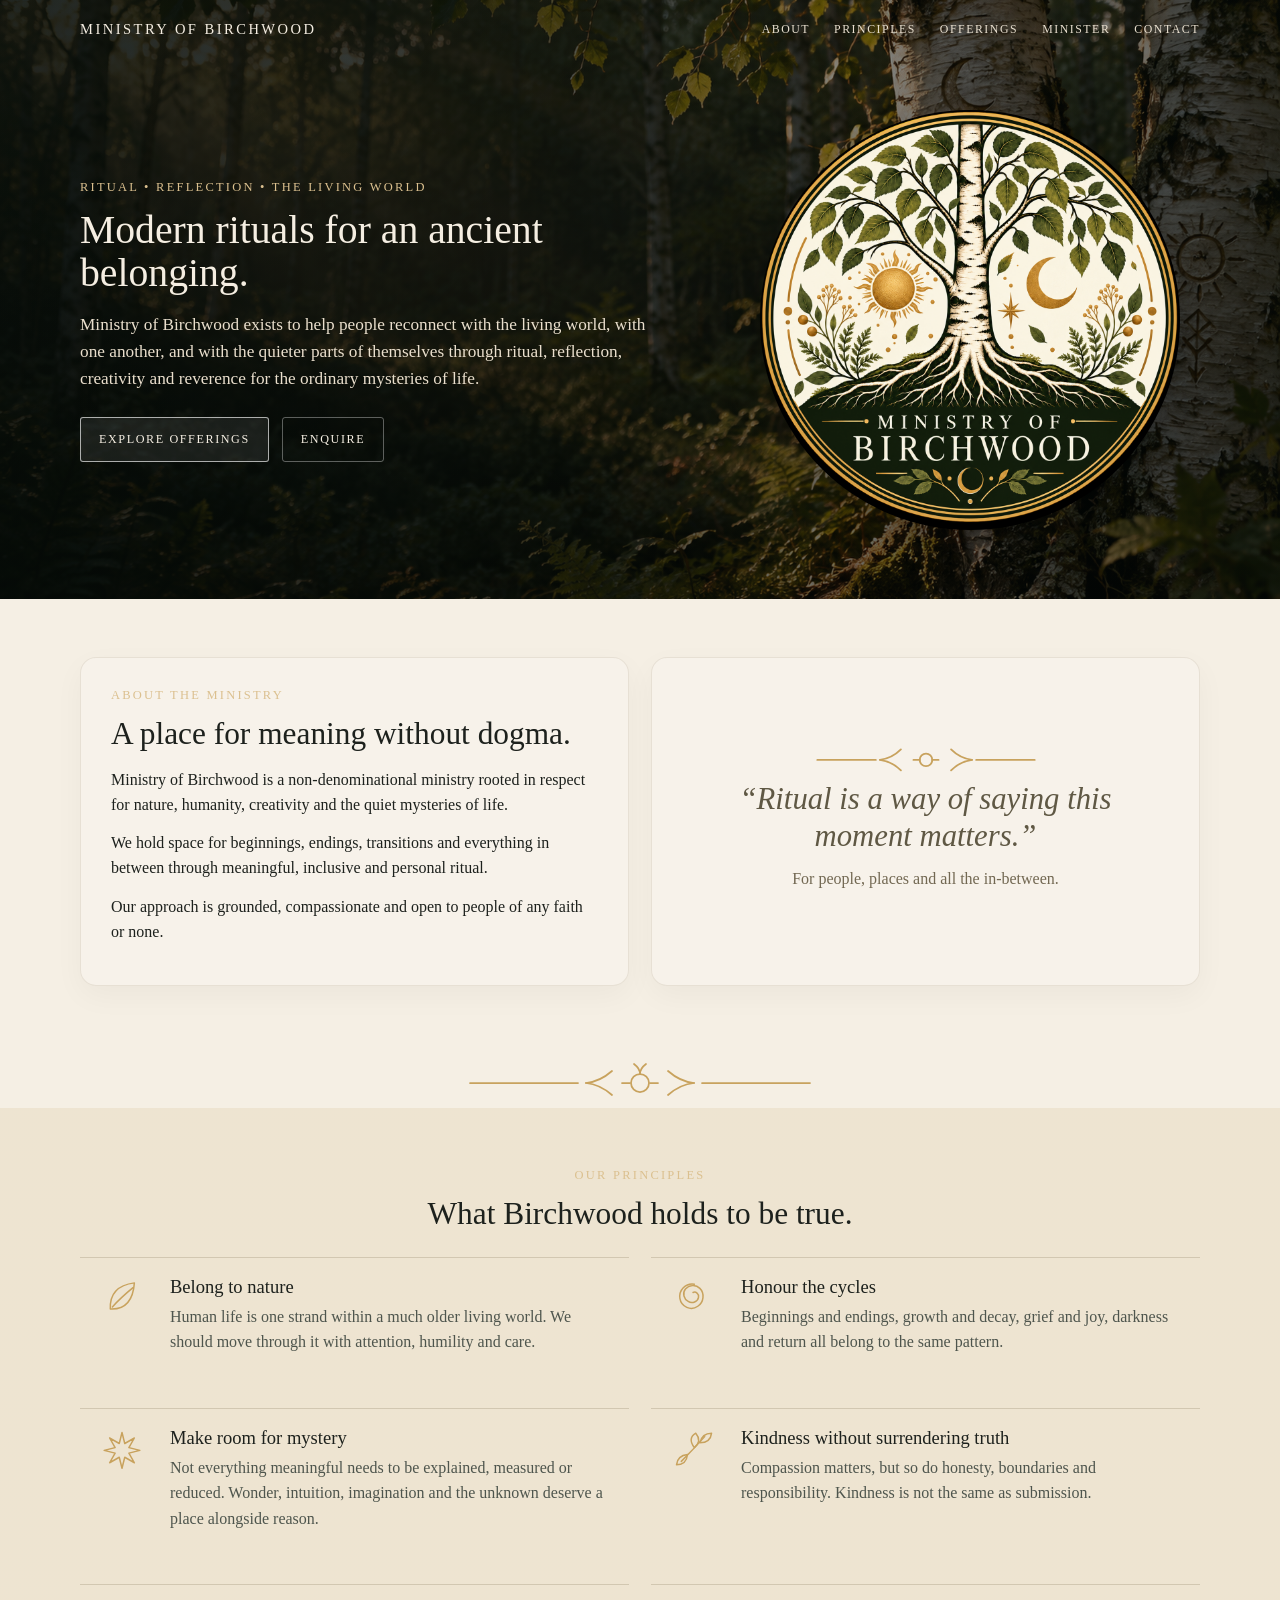
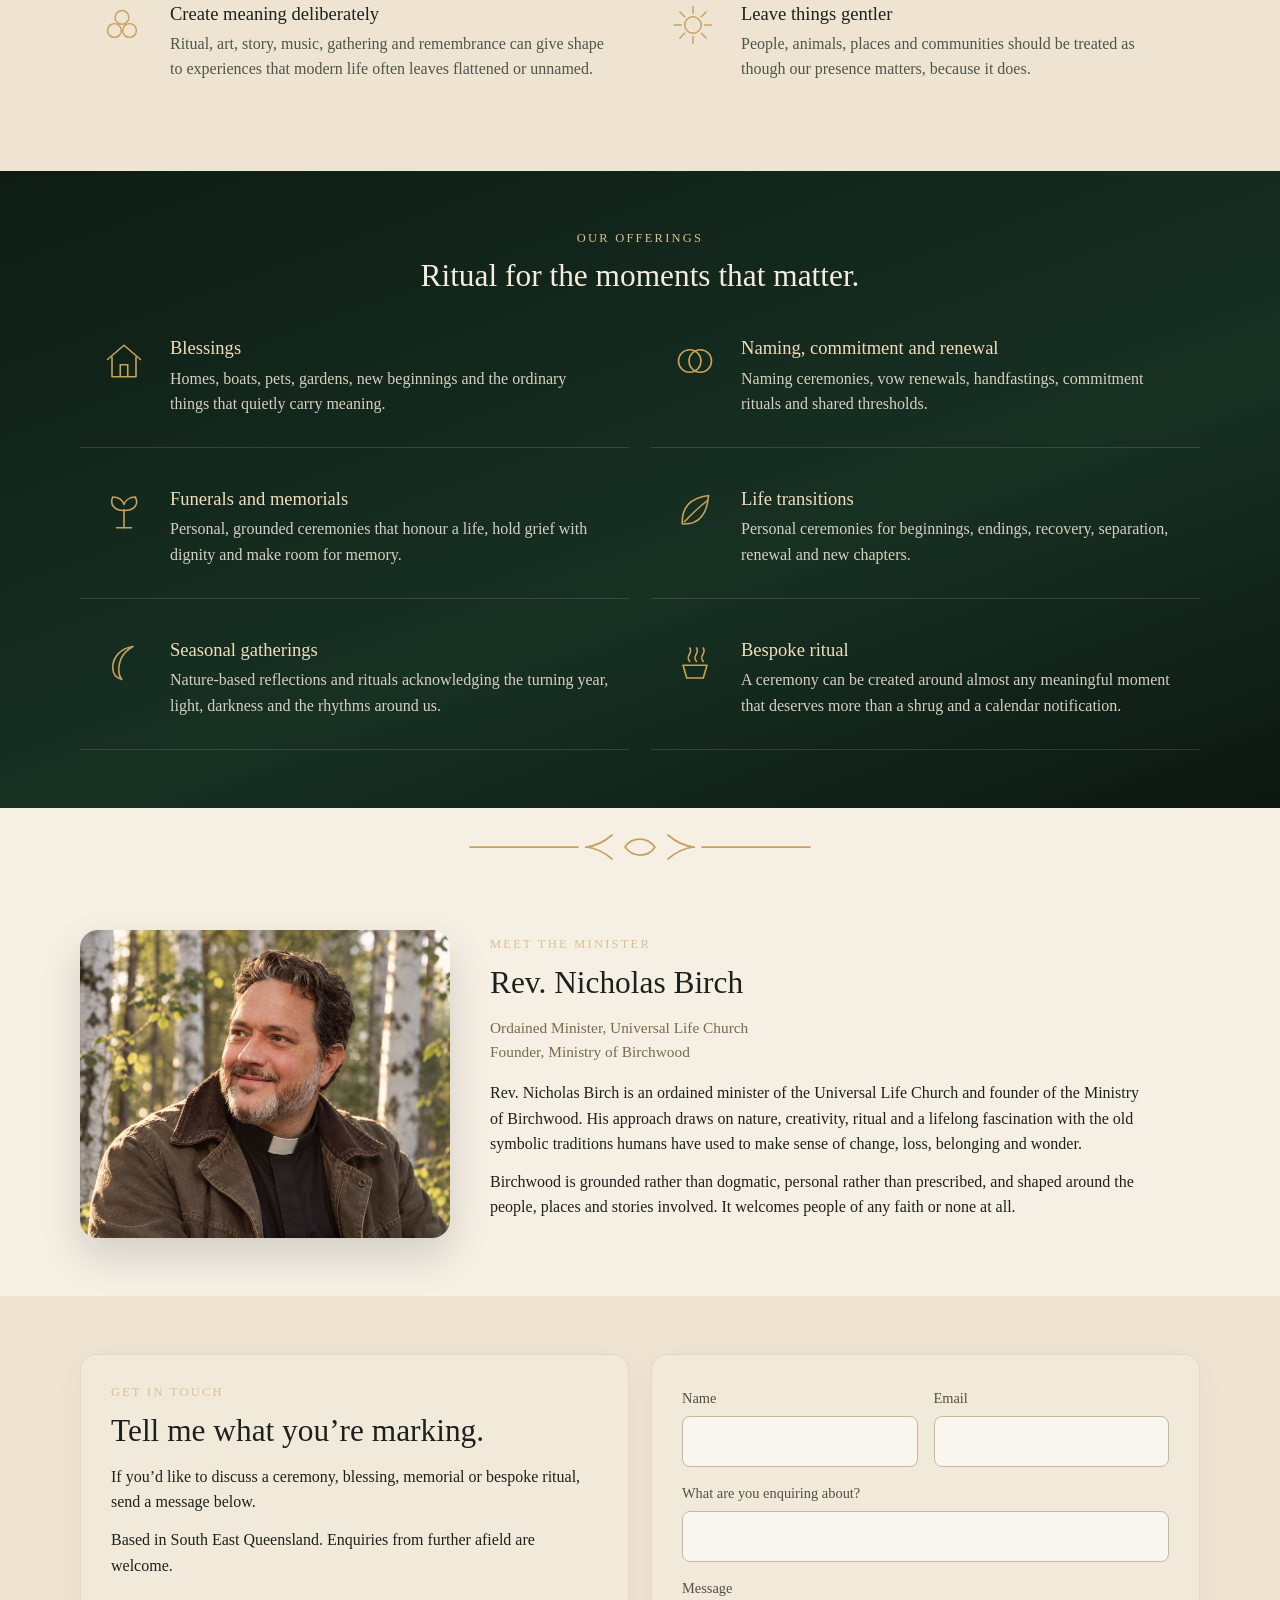
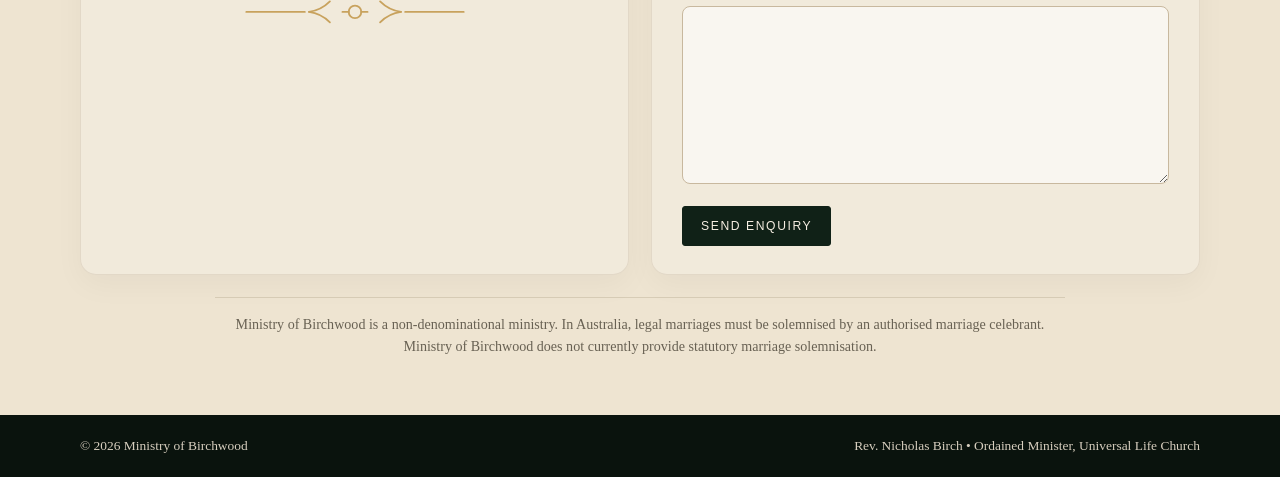
<file: index.html>
<!doctype html>
<html lang="en-AU">
<head>
  <meta charset="utf-8">
  <meta name="viewport" content="width=device-width, initial-scale=1">
  <meta name="description" content="Ministry of Birchwood is a non-denominational ministry in South East Queensland offering modern rituals for an ancient belonging.">
  <meta name="theme-color" content="#102117">
  <meta name="robots" content="noimageindex">
  <title>Ministry of Birchwood</title>
  <link rel="stylesheet" href="styles.css?v=5">
</head>
<body>
  <header class="hero" id="home">
    <nav class="site-nav wrap" aria-label="Primary navigation">
      <a href="#home" class="brand-name">Ministry of Birchwood</a>
      <div class="nav-links">
        <a href="#about">About</a>
        <a href="#principles">Principles</a>
        <a href="#offerings">Offerings</a>
        <a href="#minister">Minister</a>
        <a href="#contact">Contact</a>
      </div>
    </nav>

    <div class="hero-inner wrap">
      <div class="hero-copy">
        <p class="eyebrow">Ritual • reflection • the living world</p>
        <h1>Modern rituals for an ancient belonging.</h1>
        <p class="hero-line">Ministry of Birchwood exists to help people reconnect with the living world, with one another, and with the quieter parts of themselves through ritual, reflection, creativity and reverence for the ordinary mysteries of life.</p>
        <div class="button-row">
          <a href="#offerings" class="button light-button">Explore offerings</a>
          <a href="#contact" class="button outline-button">Enquire</a>
        </div>
      </div>

      <div class="hero-seal-wrap">
        <img src="assets/birchwood-seal.png" alt="Ministry of Birchwood seal" class="hero-seal">
      </div>
    </div>
  </header>

  <main>
    <section class="section cream" id="about">
      <div class="wrap two-up about-grid">
        <article class="paper-card">
          <p class="section-kicker">About the ministry</p>
          <h2>A place for meaning without dogma.</h2>
          <p>Ministry of Birchwood is a non-denominational ministry rooted in respect for nature, humanity, creativity and the quiet mysteries of life.</p>
          <p>We hold space for beginnings, endings, transitions and everything in between through meaningful, inclusive and personal ritual.</p>
          <p>Our approach is grounded, compassionate and open to people of any faith or none.</p>
        </article>

        <aside class="quote-card paper-card">
          <div class="ornament small-top">
            <svg viewBox="0 0 220 40" aria-hidden="true"><path d="M6 20h56"></path><path d="M214 20h-56"></path><path d="M66 20c8-1 14-4 20-10"></path><path d="M66 20c8 1 14 4 20 10"></path><path d="M154 20c-8-1-14-4-20-10"></path><path d="M154 20c-8 1-14 4-20 10"></path><circle cx="110" cy="20" r="6"></circle><path d="M98 20h6M116 20h6"></path></svg>
          </div>
          <blockquote>“Ritual is a way of saying this moment matters.”</blockquote>
          <p class="quote-sub">For people, places and all the in-between.</p>
        </aside>
      </div>
    </section>

    <div class="section-anchor wrap" aria-hidden="true">
      <div class="ornament divider">
        <svg viewBox="0 0 360 42"><path d="M10 21h108"></path><path d="M350 21H242"></path><path d="M126 21c11-1 18-5 26-12"></path><path d="M126 21c11 1 18 5 26 12"></path><path d="M234 21c-11-1-18-5-26-12"></path><path d="M234 21c-11 1-18 5-26 12"></path><circle cx="180" cy="21" r="9"></circle><path d="M170 21h-8M190 21h8"></path><path d="M180 12c0-4 2-7 6-10"></path><path d="M180 12c0-4-2-7-6-10"></path></svg>
      </div>
    </div>

    <section class="section parchment" id="principles">
      <div class="wrap">
        <p class="section-kicker centred">Our principles</p>
        <h2 class="centred">What Birchwood holds to be true.</h2>

        <div class="two-up symbol-grid">
          <article>
            <svg class="line-icon" viewBox="0 0 64 64" aria-hidden="true"><path d="M50 10C27 13 14 25 15 48c21 1 33-11 35-38Z"></path><path d="M18 45c10-11 19-19 30-28"></path></svg>
            <div><h3>Belong to nature</h3><p>Human life is one strand within a much older living world. We should move through it with attention, humility and care.</p></div>
          </article>
          <article>
            <svg class="line-icon" viewBox="0 0 64 64" aria-hidden="true"><path d="M34 12c-13-2-23 9-21 21 2 12 16 18 26 11 9-6 10-19 3-26-6-6-16-5-21 1-5 6-2 15 4 18 6 4 14 0 15-6 1-5-4-9-8-7"></path></svg>
            <div><h3>Honour the cycles</h3><p>Beginnings and endings, growth and decay, grief and joy, darkness and return all belong to the same pattern.</p></div>
          </article>
          <article>
            <svg class="line-icon" viewBox="0 0 64 64" aria-hidden="true"><path d="M32 8l4 16 14-8-8 14 16 4-16 4 8 14-14-8-4 16-4-16-14 8 8-14-16-4 16-4-8-14 14 8 4-16Z"></path></svg>
            <div><h3>Make room for mystery</h3><p>Not everything meaningful needs to be explained, measured or reduced. Wonder, intuition, imagination and the unknown deserve a place alongside reason.</p></div>
          </article>
          <article>
            <svg class="line-icon" viewBox="0 0 64 64" aria-hidden="true"><path d="M15 50c8-8 16-16 34-36"></path><path d="M24 40c-10 1-15 6-16 15 9 0 15-5 16-15ZM34 30c-7-9-6-16 2-21 6 7 6 14-2 21ZM42 23c10 0 16-5 17-14-9 0-15 5-17 14Z"></path></svg>
            <div><h3>Kindness without surrendering truth</h3><p>Compassion matters, but so do honesty, boundaries and responsibility. Kindness is not the same as submission.</p></div>
          </article>
          <article>
            <svg class="line-icon" viewBox="0 0 64 64" aria-hidden="true"><circle cx="32" cy="21" r="10"></circle><circle cx="21" cy="40" r="10"></circle><circle cx="43" cy="40" r="10"></circle></svg>
            <div><h3>Create meaning deliberately</h3><p>Ritual, art, story, music, gathering and remembrance can give shape to experiences that modern life often leaves flattened or unnamed.</p></div>
          </article>
          <article>
            <svg class="line-icon" viewBox="0 0 64 64" aria-hidden="true"><circle cx="32" cy="32" r="12"></circle><path d="M32 5v10M32 49v10M5 32h10M49 32h10M13 13l7 7M44 44l7 7M51 13l-7 7M20 44l-7 7"></path></svg>
            <div><h3>Leave things gentler</h3><p>People, animals, places and communities should be treated as though our presence matters, because it does.</p></div>
          </article>
        </div>
      </div>
    </section>

    <section class="section forest" id="offerings">
      <div class="wrap">
        <p class="section-kicker light centred">Our offerings</p>
        <h2 class="centred light">Ritual for the moments that matter.</h2>

        <div class="two-up offering-grid">
          <article>
            <svg class="offering-icon" viewBox="0 0 64 64" aria-hidden="true"><path d="M10 30 32 11l22 19"></path><path d="M16 27v26h32V27M27 53V37h10v16"></path></svg>
            <div><h3>Blessings</h3><p>Homes, boats, pets, gardens, new beginnings and the ordinary things that quietly carry meaning.</p></div>
          </article>
          <article>
            <svg class="offering-icon" viewBox="0 0 64 64" aria-hidden="true"><circle cx="25" cy="32" r="15"></circle><circle cx="39" cy="32" r="15"></circle></svg>
            <div><h3>Naming, commitment and renewal</h3><p>Naming ceremonies, vow renewals, handfastings, commitment rituals and shared thresholds.</p></div>
          </article>
          <article>
            <svg class="offering-icon" viewBox="0 0 64 64" aria-hidden="true"><path d="M32 53V29"></path><path d="M32 30C18 30 13 21 17 12c8 0 13 4 15 10 2-6 8-10 15-10 5 9 0 18-15 18Z"></path><path d="M22 53h20"></path></svg>
            <div><h3>Funerals and memorials</h3><p>Personal, grounded ceremonies that honour a life, hold grief with dignity and make room for memory.</p></div>
          </article>
          <article>
            <svg class="offering-icon" viewBox="0 0 64 64" aria-hidden="true"><path d="M50 10C27 13 14 25 15 48c21 1 33-11 35-38Z"></path><path d="M18 45c10-11 19-19 30-28"></path></svg>
            <div><h3>Life transitions</h3><p>Personal ceremonies for beginnings, endings, recovery, separation, renewal and new chapters.</p></div>
          </article>
          <article>
            <svg class="offering-icon" viewBox="0 0 64 64" aria-hidden="true"><path d="M44 10c-16 2-27 14-27 28 0 9 5 14 12 16-3-4-4-8-4-12 0-15 8-26 19-32Z"></path></svg>
            <div><h3>Seasonal gatherings</h3><p>Nature-based reflections and rituals acknowledging the turning year, light, darkness and the rhythms around us.</p></div>
          </article>
          <article>
            <svg class="offering-icon" viewBox="0 0 64 64" aria-hidden="true"><path d="M16 35h32l-5 17H21l-5-17Z"></path><path d="M25 30c-7-8 5-10 0-18M34 30c-7-8 5-10 0-18M43 30c-7-8 5-10 0-18"></path></svg>
            <div><h3>Bespoke ritual</h3><p>A ceremony can be created around almost any meaningful moment that deserves more than a shrug and a calendar notification.</p></div>
          </article>
        </div>
      </div>
    </section>

    <div class="section-anchor wrap" aria-hidden="true">
      <div class="ornament divider">
        <svg viewBox="0 0 360 42"><path d="M10 21h108"></path><path d="M350 21H242"></path><path d="M126 21c11-1 18-5 26-12"></path><path d="M126 21c11 1 18 5 26 12"></path><path d="M234 21c-11-1-18-5-26-12"></path><path d="M234 21c-11 1-18 5-26 12"></path><path d="M180 13c7 0 12 4 15 8-3 5-8 8-15 8-7 0-12-4-15-8 3-5 8-8 15-8Z"></path></svg>
      </div>
    </div>

    <section class="section cream" id="minister">
      <div class="wrap minister-grid">
        <div class="portrait-frame">
          <img src="assets/reverend-birch.png" alt="Ministry of Birchwood minister standing in a birch grove">
        </div>
        <div class="minister-copy">
          <p class="section-kicker">Meet the minister</p>
          <h2>Rev. Nicholas Birch</h2>
          <p class="minister-subhead">Ordained Minister, Universal Life Church<br>Founder, Ministry of Birchwood</p>
          <p>Rev. Nicholas Birch is an ordained minister of the Universal Life Church and founder of the Ministry of Birchwood. His approach draws on nature, creativity, ritual and a lifelong fascination with the old symbolic traditions humans have used to make sense of change, loss, belonging and wonder.</p>
          <p>Birchwood is grounded rather than dogmatic, personal rather than prescribed, and shaped around the people, places and stories involved. It welcomes people of any faith or none at all.</p>
        </div>
      </div>
    </section>

    <section class="section parchment" id="contact">
      <div class="wrap two-up contact-grid">
        <aside class="contact-side paper-card">
          <p class="section-kicker">Get in touch</p>
          <h2>Tell me what you’re marking.</h2>
          <p>If you’d like to discuss a ceremony, blessing, memorial or bespoke ritual, send a message below.</p>
          <p class="location-note">Based in South East Queensland. Enquiries from further afield are welcome.</p>
          <div class="ornament small-bottom">
            <svg viewBox="0 0 220 40" aria-hidden="true"><path d="M6 20h56"></path><path d="M214 20h-56"></path><path d="M66 20c8-1 14-4 20-10"></path><path d="M66 20c8 1 14 4 20 10"></path><path d="M154 20c-8-1-14-4-20-10"></path><path d="M154 20c-8 1-14 4-20 10"></path><circle cx="110" cy="20" r="6"></circle><path d="M98 20h6M116 20h6"></path></svg>
          </div>
        </aside>

        <div class="contact-panel paper-card">
          <form action="https://formspree.io/f/mdekvaqr" method="POST" class="contact-form">
            <div class="form-row">
              <label><span>Name</span><input type="text" name="name" required></label>
              <label><span>Email</span><input type="email" name="email" required></label>
            </div>
            <label><span>What are you enquiring about?</span><input type="text" name="subject"></label>
            <label><span>Message</span><textarea name="message" rows="6" required></textarea></label>
            <input type="text" name="_gotcha" class="honeypot" tabindex="-1" autocomplete="off">
            <button type="submit" class="button dark-button">Send enquiry</button>
          </form>
        </div>
      </div>
      <p class="fine-print wrap centred">Ministry of Birchwood is a non-denominational ministry. In Australia, legal marriages must be solemnised by an authorised marriage celebrant. Ministry of Birchwood does not currently provide statutory marriage solemnisation.</p>
    </section>
  </main>

  <footer class="site-footer">
    <div class="wrap footer-inner">
      <p>© <span id="year"></span> Ministry of Birchwood</p>
      <p>Rev. Nicholas Birch • Ordained Minister, Universal Life Church</p>
    </div>
  </footer>

  <script>document.getElementById('year').textContent = new Date().getFullYear();</script>
</body>
</html>
</file>
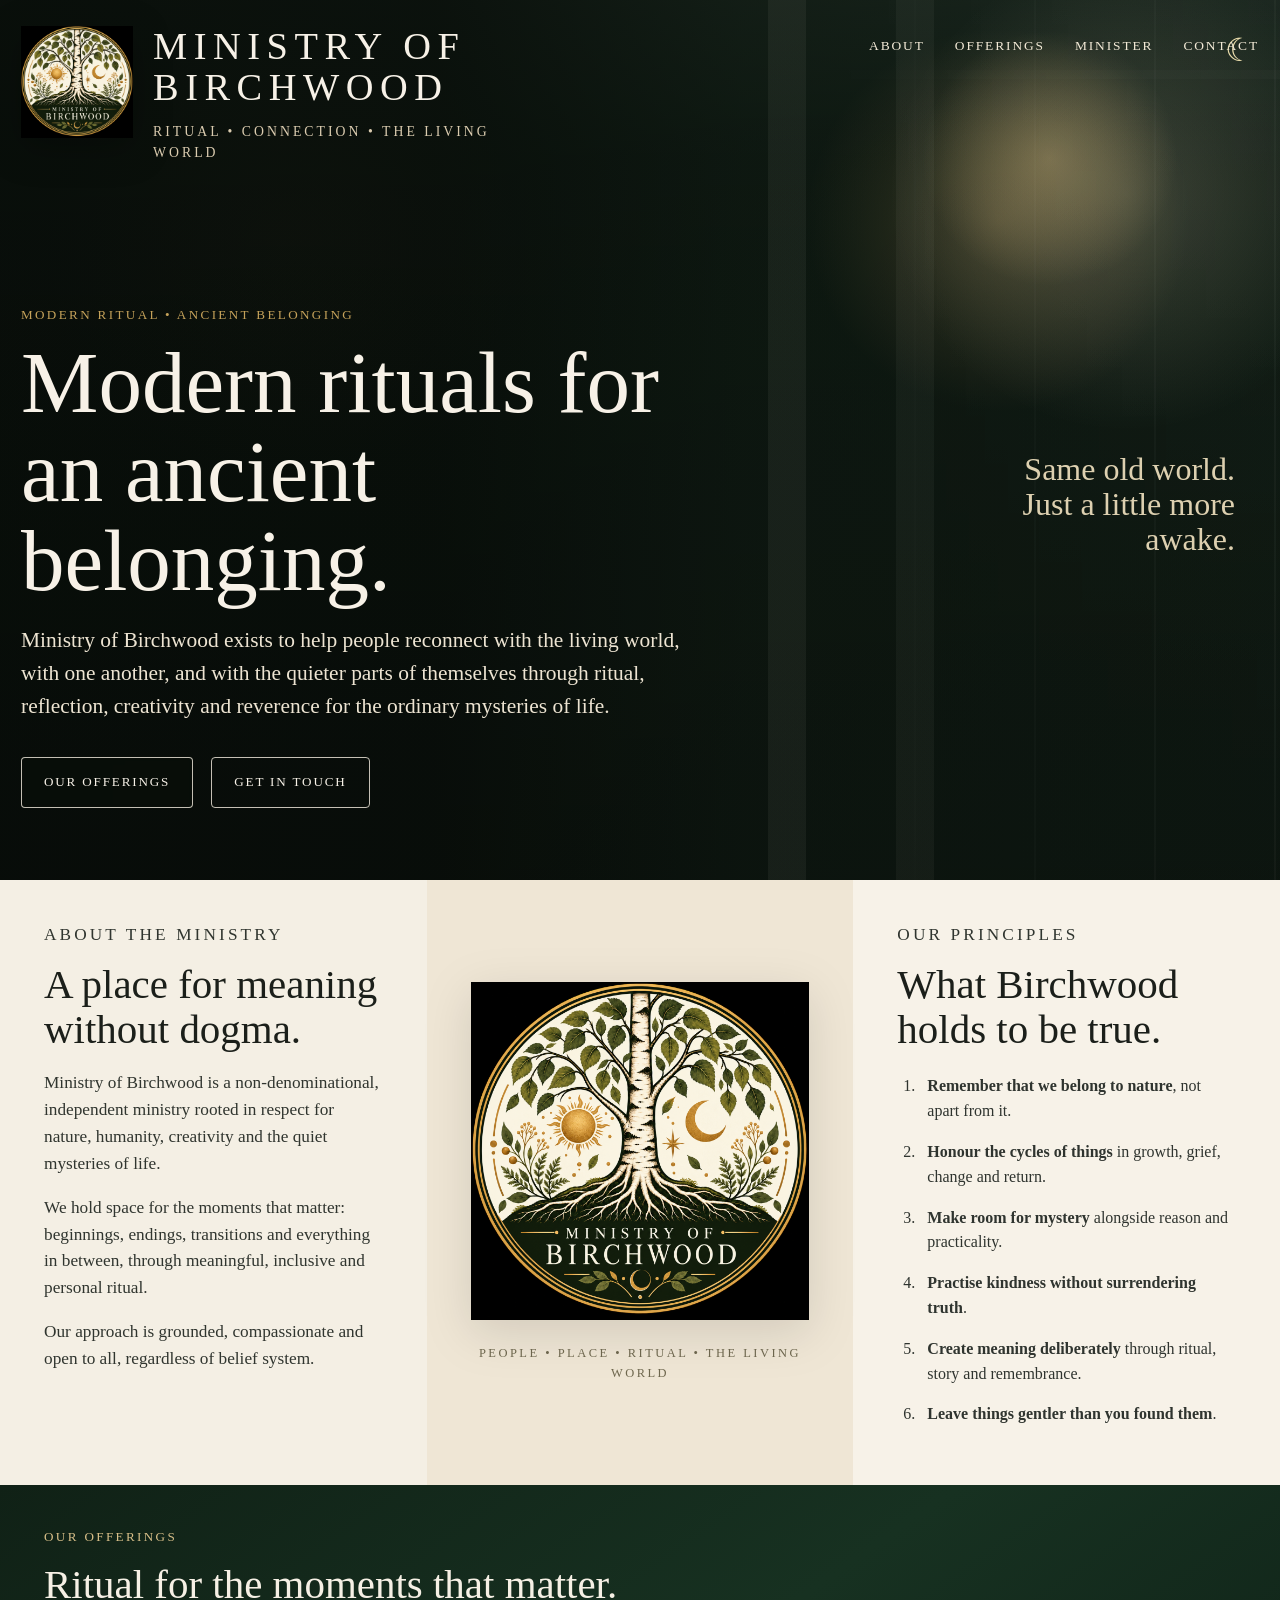
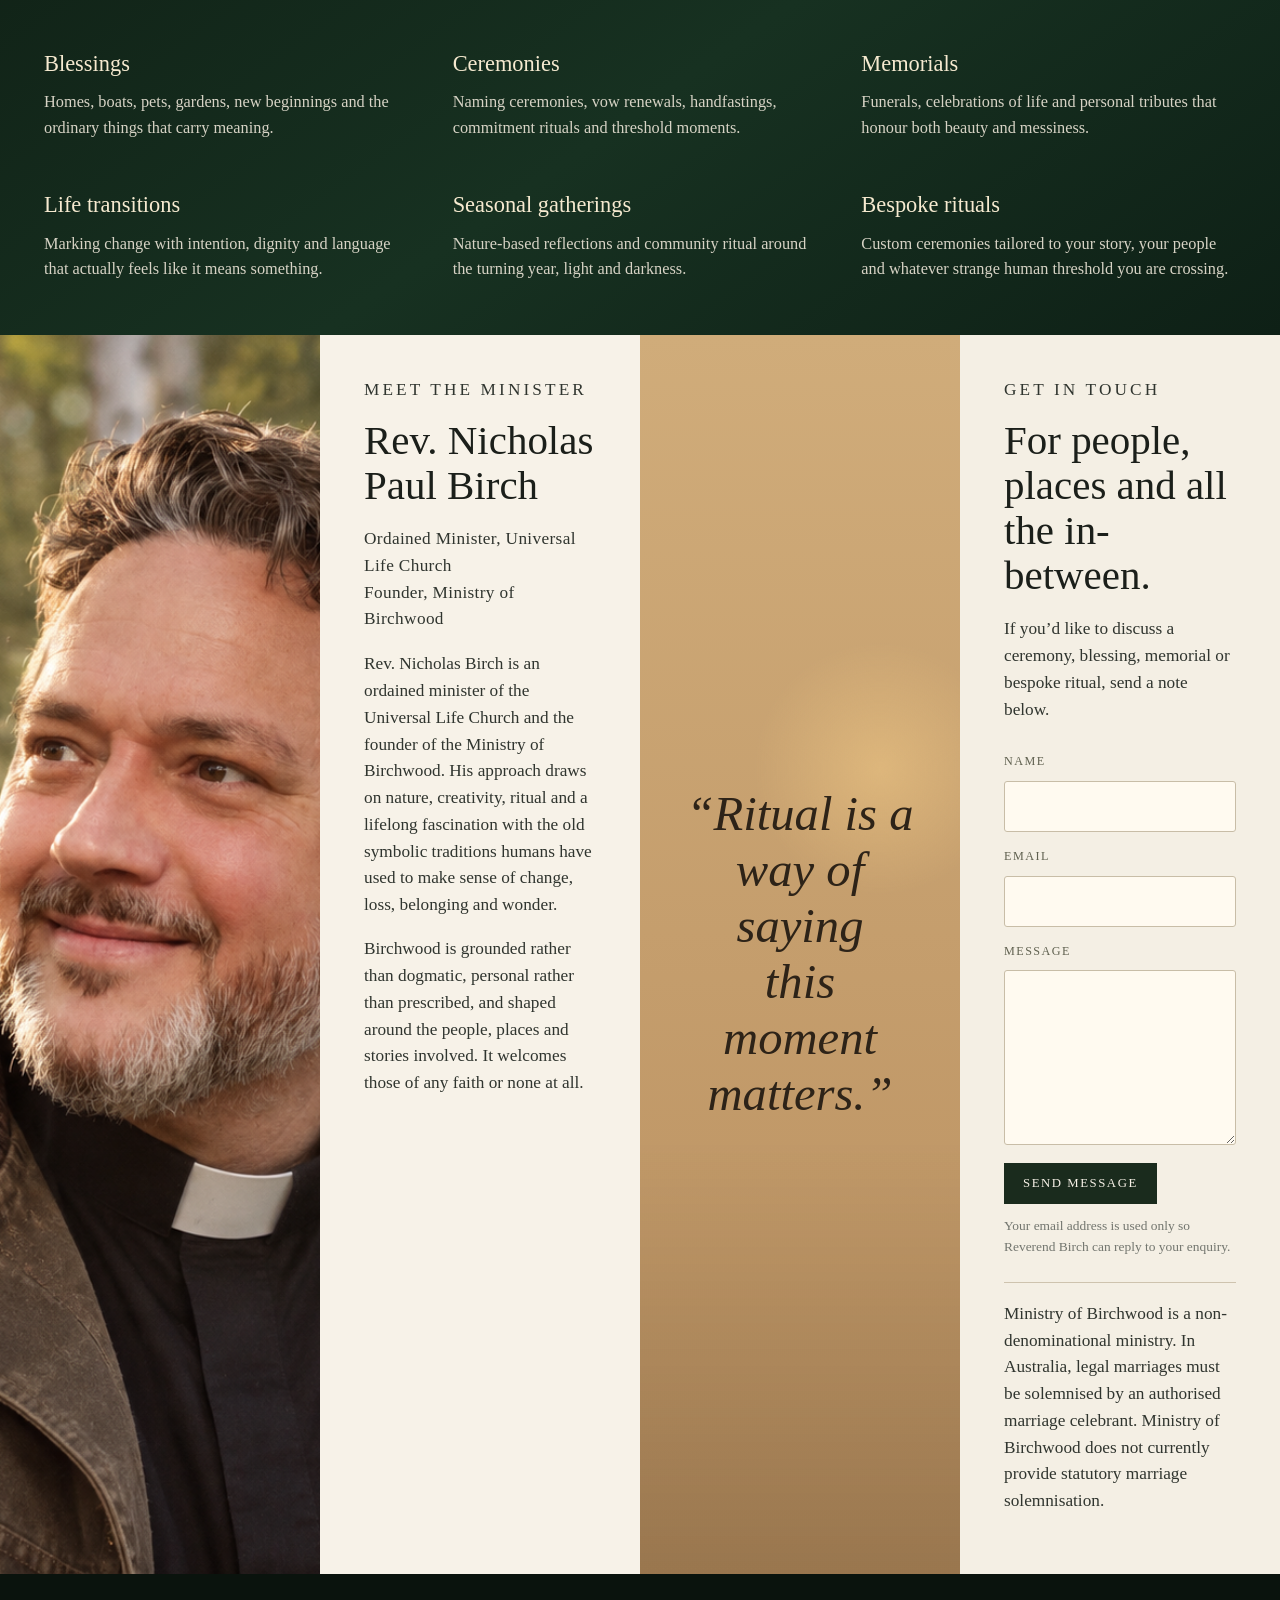
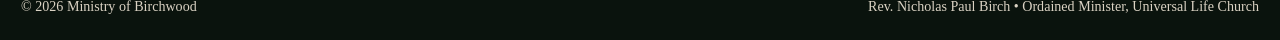
<file: ministry_of_birchwood_site/index.html>
<!doctype html>
<html lang="en-AU">
<head>
  <meta charset="utf-8">
  <meta name="viewport" content="width=device-width, initial-scale=1">
  <meta name="description" content="Ministry of Birchwood is a non-denominational ministry offering modern rituals for an ancient belonging.">
  <title>Ministry of Birchwood</title>
  <link rel="stylesheet" href="styles.css">
</head>
<body>
  <header class="hero" id="home">
    <div class="hero-overlay"></div>
    <nav class="site-nav wrap" aria-label="Primary navigation">
      <a href="#home" class="brand-mark">
        <img src="assets/birchwood-seal.png" alt="Ministry of Birchwood seal">
        <div class="brand-text">
          <span class="brand-name">Ministry of Birchwood</span>
          <span class="brand-tag">Ritual • Connection • The Living World</span>
        </div>
      </a>
      <div class="nav-links">
        <a href="#about">About</a>
        <a href="#offerings">Offerings</a>
        <a href="#minister">Minister</a>
        <a href="#contact">Contact</a>
      </div>
    </nav>

    <div class="hero-content wrap">
      <div class="hero-copy">
        <p class="eyebrow">Modern ritual • ancient belonging</p>
        <h1>Modern rituals for an ancient belonging.</h1>
        <p class="hero-lede">Ministry of Birchwood exists to help people reconnect with the living world, with one another, and with the quieter parts of themselves through ritual, reflection, creativity and reverence for the ordinary mysteries of life.</p>
        <div class="button-row">
          <a href="#offerings" class="button solid">Our offerings</a>
          <a href="#contact" class="button ghost">Get in touch</a>
        </div>
      </div>
      <aside class="hero-note" aria-label="Ministry note">
        <p>Same old world.<br>Just a little more awake.</p>
      </aside>
    </div>
  </header>

  <main>
    <section class="info-grid" id="about">
      <div class="panel about-panel">
        <p class="section-kicker">About the ministry</p>
        <h2>A place for meaning without dogma.</h2>
        <p>Ministry of Birchwood is a non-denominational, independent ministry rooted in respect for nature, humanity, creativity and the quiet mysteries of life.</p>
        <p>We hold space for the moments that matter: beginnings, endings, transitions and everything in between, through meaningful, inclusive and personal ritual.</p>
        <p>Our approach is grounded, compassionate and open to all, regardless of belief system.</p>
      </div>

      <div class="panel seal-panel">
        <img src="assets/birchwood-seal.png" alt="Ministry of Birchwood seal featuring a birch tree with sun, moon and roots">
        <p class="seal-caption">People • Place • Ritual • The Living World</p>
      </div>

      <div class="panel principles-panel">
        <p class="section-kicker">Our principles</p>
        <h2>What Birchwood holds to be true.</h2>
        <ol class="principles-list">
          <li><strong>Remember that we belong to nature</strong>, not apart from it.</li>
          <li><strong>Honour the cycles of things</strong> in growth, grief, change and return.</li>
          <li><strong>Make room for mystery</strong> alongside reason and practicality.</li>
          <li><strong>Practise kindness without surrendering truth</strong>.</li>
          <li><strong>Create meaning deliberately</strong> through ritual, story and remembrance.</li>
          <li><strong>Leave things gentler than you found them</strong>.</li>
        </ol>
      </div>

      <div class="panel offerings-panel" id="offerings">
        <p class="section-kicker light">Our offerings</p>
        <h2>Ritual for the moments that matter.</h2>
        <div class="offerings-grid">
          <article>
            <h3>Blessings</h3>
            <p>Homes, boats, pets, gardens, new beginnings and the ordinary things that carry meaning.</p>
          </article>
          <article>
            <h3>Ceremonies</h3>
            <p>Naming ceremonies, vow renewals, handfastings, commitment rituals and threshold moments.</p>
          </article>
          <article>
            <h3>Memorials</h3>
            <p>Funerals, celebrations of life and personal tributes that honour both beauty and messiness.</p>
          </article>
          <article>
            <h3>Life transitions</h3>
            <p>Marking change with intention, dignity and language that actually feels like it means something.</p>
          </article>
          <article>
            <h3>Seasonal gatherings</h3>
            <p>Nature-based reflections and community ritual around the turning year, light and darkness.</p>
          </article>
          <article>
            <h3>Bespoke rituals</h3>
            <p>Custom ceremonies tailored to your story, your people and whatever strange human threshold you are crossing.</p>
          </article>
        </div>
      </div>
    </section>

    <section class="lower-grid" id="minister">
      <div class="panel portrait-panel">
        <img src="assets/reverend-birch.png" alt="Portrait of Rev. Nicholas Paul Birch in a birch grove">
      </div>

      <div class="panel minister-panel">
        <p class="section-kicker">Meet the minister</p>
        <h2>Rev. Nicholas Paul Birch</h2>
        <p class="minister-subhead">Ordained Minister, Universal Life Church<br>Founder, Ministry of Birchwood</p>
        <p>Rev. Nicholas Birch is an ordained minister of the Universal Life Church and the founder of the Ministry of Birchwood. His approach draws on nature, creativity, ritual and a lifelong fascination with the old symbolic traditions humans have used to make sense of change, loss, belonging and wonder.</p>
        <p>Birchwood is grounded rather than dogmatic, personal rather than prescribed, and shaped around the people, places and stories involved. It welcomes those of any faith or none at all.</p>
      </div>

      <div class="panel quote-panel">
        <blockquote>
          “Ritual is a way of saying<br>this moment matters.”
        </blockquote>
      </div>

      <div class="panel contact-panel" id="contact">
        <p class="section-kicker">Get in touch</p>
        <h2>For people, places and all the in-between.</h2>
        <p>If you’d like to discuss a ceremony, blessing, memorial or bespoke ritual, send a note below.</p>

        <form class="contact-form" action="https://formspree.io/f/mdekvaqr" method="POST">
          <label for="name">Name</label>
          <input id="name" name="name" type="text" autocomplete="name" required>

          <label for="email">Email</label>
          <input id="email" name="email" type="email" autocomplete="email" required>

          <label for="message">Message</label>
          <textarea id="message" name="message" rows="6" required></textarea>

          <input type="hidden" name="_subject" value="New Ministry of Birchwood enquiry">
          <button class="form-button" type="submit">Send message</button>
        </form>

        <p class="form-note">Your email address is used only so Reverend Birch can reply to your enquiry.</p>
        <p class="fine-print">Ministry of Birchwood is a non-denominational ministry. In Australia, legal marriages must be solemnised by an authorised marriage celebrant. Ministry of Birchwood does not currently provide statutory marriage solemnisation.</p>
      </div>
    </section>
  </main>

  <footer class="site-footer">
    <div class="wrap footer-inner">
      <p>© <span id="year"></span> Ministry of Birchwood</p>
      <p>Rev. Nicholas Paul Birch • Ordained Minister, Universal Life Church</p>
    </div>
  </footer>
  <script>
    document.getElementById('year').textContent = new Date().getFullYear();
  </script>
</body>
</html>
</file>
<file: styles.css>
:root{
  --forest:#102117;
  --forest-soft:#173123;
  --forest-deep:#0a130d;
  --cream:#f5efe4;
  --parchment:#ebe0ca;
  --gold:#c8a25d;
  --gold-soft:#dbc08f;
  --ink:#1d211d;
  --muted:#5a6059;
  --line:#d3c5ad;
  --shadow:0 18px 40px rgba(8,14,9,.14);
}

*{box-sizing:border-box}
html{scroll-behavior:smooth}
body{
  margin:0;
  font-family:Georgia,"Times New Roman",serif;
  color:var(--ink);
  background:var(--cream);
  line-height:1.58;
}
img{display:block;max-width:100%}
a{color:inherit;text-decoration:none}
.wrap{width:min(1120px,calc(100% - 36px));margin:0 auto}
.section{padding:58px 0}
.cream{background:var(--cream)}
.parchment{background:linear-gradient(rgba(255,255,255,.14),rgba(255,255,255,.14)),var(--parchment)}
.forest{background:linear-gradient(160deg,#0e1c14,#173123 60%,#0c1711);color:#f4ecdd}
.centred{text-align:center}
.light{color:#f4ecdd}

.site-nav{
  position:relative;
  z-index:3;
  display:flex;
  align-items:center;
  justify-content:space-between;
  gap:24px;
  padding:18px 0;
}
.brand-name{text-transform:uppercase;letter-spacing:.17em;font-size:.91rem;color:#f5eee2}
.nav-links{display:flex;gap:24px;flex-wrap:wrap}
.nav-links a{text-transform:uppercase;letter-spacing:.13em;font-size:.74rem;color:#e8dfcf}

.hero{
  position:relative;
  overflow:hidden;
  color:#f5eee2;
  background:
    linear-gradient(90deg,rgba(7,14,10,.88) 0%, rgba(7,14,10,.76) 36%, rgba(7,14,10,.42) 65%, rgba(7,14,10,.56) 100%),
    url('assets/hero-birch-grove.png') center right / cover no-repeat;
}
.hero::after{
  content:"";
  position:absolute;
  inset:0;
  background:linear-gradient(180deg,rgba(0,0,0,.10),rgba(0,0,0,.24));
  pointer-events:none;
}
.hero-inner{
  position:relative;
  z-index:2;
  min-height:540px;
  display:grid;
  grid-template-columns:minmax(0,1.15fr) minmax(280px,.85fr);
  gap:36px;
  align-items:center;
  padding:36px 0 54px;
}
.hero-copy{max-width:620px}
.eyebrow,.section-kicker{
  margin:0 0 11px;
  text-transform:uppercase;
  letter-spacing:.18em;
  font-size:.78rem;
  color:var(--gold-soft);
}
.hero h1{
  margin:0 0 16px;
  max-width:580px;
  font-weight:400;
  font-size:clamp(2rem,3.1vw,2.85rem);
  line-height:1.08;
}
.hero-line{margin:0;max-width:590px;font-size:1.08rem;color:#eadfcd}
.hero-seal-wrap{display:flex;justify-content:center;align-items:center}
.hero-seal{
  width:min(420px,100%);
  border-radius:50%;
  overflow:hidden;
  background:#050806;
  box-shadow:0 14px 34px rgba(0,0,0,.24);
}
.button-row{display:flex;gap:13px;flex-wrap:wrap;margin-top:24px}
.button{
  display:inline-block;
  padding:12px 18px;
  border-radius:3px;
  border:1px solid transparent;
  text-transform:uppercase;
  letter-spacing:.13em;
  font-size:.76rem;
  cursor:pointer;
}
.light-button{background:rgba(255,255,255,.08);border-color:rgba(255,255,255,.64);color:#f5eee2}
.outline-button{border-color:rgba(255,255,255,.34);color:#f5eee2}
.dark-button{background:var(--forest);color:#f5eee2;border-color:var(--forest)}

h2{margin:0 0 16px;font-weight:400;line-height:1.08;font-size:clamp(1.7rem,2.45vw,2.25rem)}
h3{margin:0 0 7px;font-weight:400;line-height:1.15;font-size:1.16rem}
p{margin:0 0 13px;font-size:1rem}
.two-up{display:grid;grid-template-columns:repeat(2,minmax(0,1fr));gap:22px}

.paper-card{
  padding:28px 30px;
  border:1px solid rgba(112,95,63,.12);
  border-radius:16px;
  background:rgba(255,255,255,.22);
  box-shadow:0 10px 30px rgba(30,28,20,.04);
}
.quote-card{display:flex;flex-direction:column;justify-content:center;align-items:center;text-align:center}
.quote-card blockquote{
  margin:0;
  max-width:420px;
  font-size:clamp(1.6rem,2.4vw,2rem);
  line-height:1.22;
  font-style:italic;
  color:#5f5844;
}
.quote-sub{margin-top:10px;color:#726852}

.section-anchor{padding:18px 0 4px}
.ornament{display:flex;justify-content:center}
.ornament svg{width:min(230px,100%);height:auto}
.divider svg{width:min(360px,100%)}
.ornament svg path,.ornament svg circle{fill:none;stroke:var(--gold);stroke-width:1.75;stroke-linecap:round;stroke-linejoin:round}

.symbol-grid,.offering-grid{margin-top:26px}
.symbol-grid article,.offering-grid article{
  display:grid;
  grid-template-columns:54px 1fr;
  gap:16px;
  align-items:start;
}
.symbol-grid article{padding:18px 20px;border-top:1px solid rgba(112,95,63,.22)}
.line-icon,.offering-icon{
  width:44px;
  height:44px;
  fill:none;
  stroke:var(--gold);
  stroke-width:2.15;
  stroke-linecap:round;
  stroke-linejoin:round;
}
.symbol-grid p{color:#4e554d}
.offering-grid article{padding:18px 20px;border-bottom:1px solid rgba(221,196,144,.18)}
.offering-grid h3{color:#f0debb}
.offering-grid p{color:#d7d0c2}
.offering-icon{width:48px;height:48px}

.minister-grid{
  display:grid;
  grid-template-columns:370px minmax(0,1fr);
  gap:40px;
  align-items:center;
}
.portrait-frame{max-width:370px;justify-self:center}
.portrait-frame img{width:100%;border-radius:18px;box-shadow:var(--shadow)}
.minister-subhead{margin:0 0 16px;color:#7b6a48;font-size:.96rem}
.minister-copy p{max-width:660px}

.contact-grid{align-items:stretch}
.contact-panel{display:flex;flex-direction:column;justify-content:center}
.contact-form{margin-top:4px}
.form-row{display:grid;grid-template-columns:repeat(2,minmax(0,1fr));gap:16px}
label{display:block;margin-bottom:15px}
label span{display:block;margin-bottom:6px;font-size:.9rem;color:#554f43}
input,textarea{
  width:100%;
  padding:12px 13px;
  border:1px solid #c8b89e;
  border-radius:8px;
  background:rgba(255,255,255,.58);
  color:var(--ink);
  font:inherit;
}
textarea{resize:vertical}
input:focus,textarea:focus{outline:2px solid rgba(199,161,91,.28);border-color:var(--gold)}
.honeypot{position:absolute!important;left:-9999px!important}
.fine-print{
  max-width:850px;
  margin:22px auto 0;
  padding-top:15px;
  border-top:1px solid rgba(112,95,63,.18);
  color:#686153;
  font-size:.88rem;
}

.site-footer{padding:20px 0;background:var(--forest-deep);color:#d8cfbf}
.footer-inner{display:flex;justify-content:space-between;gap:16px;flex-wrap:wrap}
.site-footer p{margin:0;font-size:.84rem}

@media (max-width:900px){
  .hero-inner{grid-template-columns:1fr 300px;gap:26px;min-height:auto;padding:30px 0 46px}
  .hero-seal{width:280px}
  .minister-grid{grid-template-columns:320px minmax(0,1fr);gap:28px}
}
@media (max-width:720px){
  .section{padding:46px 0}
  .nav-links{display:none}
  .hero-inner,.two-up,.minister-grid,.form-row{grid-template-columns:1fr}
  .hero-seal-wrap{order:-1}
  .hero-seal{width:260px;margin:0 auto}
  .button-row{flex-direction:column}
  .button{text-align:center}
  .symbol-grid article,.offering-grid article{grid-template-columns:46px 1fr;gap:12px;padding-left:8px;padding-right:8px}
  .paper-card{padding:24px}
}
</file>
<file: ministry_of_birchwood_site/styles.css>
:root{
  --forest-950:#09110b;
  --forest-900:#0e1711;
  --forest-850:#132016;
  --forest-800:#1a2b1d;
  --forest-700:#223824;
  --moss:#40543a;
  --gold:#c5a25a;
  --gold-deep:#9e7a36;
  --cream:#f4efe4;
  --cream-deep:#e6ddcb;
  --ink:#1b1f1a;
  --muted:#5e655c;
  --shadow:0 18px 45px rgba(8,14,10,.18);
  --radius:22px;
}

*{box-sizing:border-box}
html{scroll-behavior:smooth}
body{
  margin:0;
  font-family: Georgia, "Times New Roman", serif;
  background:var(--cream);
  color:var(--ink);
  line-height:1.55;
}
img{max-width:100%;display:block}
a{color:inherit;text-decoration:none}
.wrap{width:min(1280px, calc(100% - 42px));margin:0 auto}

.hero{
  position:relative;
  min-height:92vh;
  color:#f7f1e7;
  background:
    linear-gradient(to right, rgba(8,13,9,.92) 0%, rgba(8,13,9,.86) 34%, rgba(12,20,14,.64) 58%, rgba(12,20,14,.36) 100%),
    radial-gradient(circle at 78% 25%, rgba(243,199,121,.42), transparent 16%),
    radial-gradient(circle at 22% 28%, rgba(197,162,90,.16), transparent 20%),
    linear-gradient(180deg, rgba(255,255,255,.06), rgba(255,255,255,0) 18%),
    linear-gradient(180deg, #102016 0%, #101b14 100%);
  overflow:hidden;
}
.hero::before{
  content:"";
  position:absolute;
  inset:0;
  background:
    linear-gradient(90deg, transparent 0 60%, rgba(255,247,228,.05) 60% 63%, transparent 63% 70%, rgba(255,247,228,.04) 70% 73%, transparent 73%),
    radial-gradient(circle at 82% 18%, rgba(249,213,142,.3), transparent 10%),
    radial-gradient(circle at 88% 22%, rgba(255,238,201,.18), transparent 18%),
    linear-gradient(to top, rgba(0,0,0,.15), rgba(0,0,0,0));
  pointer-events:none;
}
.hero::after{
  content:"☾";
  position:absolute;
  top:26px;
  right:26px;
  color:#f6e7b4;
  font-size:2rem;
  opacity:.95;
}
.hero-overlay{
  position:absolute;
  right:-4%;
  top:0;
  bottom:0;
  width:42%;
  background:
    linear-gradient(to bottom, rgba(255,255,255,.07), rgba(255,255,255,0)),
    repeating-linear-gradient(90deg, rgba(255,255,255,.1) 0 2px, transparent 2px 120px),
    linear-gradient(to bottom, transparent 0 8%, rgba(255,255,255,.06) 8% 9%, transparent 9% 100%);
  mask-image: linear-gradient(to left, rgba(0,0,0,1), rgba(0,0,0,.55), transparent);
  opacity:.35;
  pointer-events:none;
}

.site-nav{
  position:relative;
  z-index:2;
  display:flex;
  align-items:flex-start;
  justify-content:space-between;
  gap:20px;
  padding:26px 0 18px;
}
.brand-mark{display:flex;gap:20px;align-items:flex-start;max-width:510px}
.brand-mark img{width:112px;height:112px;object-fit:contain;filter:drop-shadow(0 10px 18px rgba(0,0,0,.25))}
.brand-name{
  display:block;
  text-transform:uppercase;
  letter-spacing:.17em;
  font-size:clamp(1.5rem, 3vw, 2.5rem);
  line-height:1.08;
}
.brand-tag{
  display:block;
  margin-top:12px;
  text-transform:uppercase;
  letter-spacing:.22em;
  font-size:.86rem;
  color:#dbccb0;
}
.nav-links{display:flex;gap:30px;flex-wrap:wrap;padding-top:10px}
.nav-links a{
  text-transform:uppercase;
  letter-spacing:.14em;
  font-size:.84rem;
  color:#f3ead7;
}
.nav-links a:hover,.button:hover{opacity:.88}

.hero-content{
  position:relative;
  z-index:2;
  display:grid;
  grid-template-columns:minmax(0, 740px) 1fr;
  gap:24px;
  align-items:end;
  padding:20px 0 72px;
  min-height:calc(92vh - 130px);
}
.hero-copy{max-width:720px;padding-top:38px}
.eyebrow,
.section-kicker{
  margin:0 0 14px;
  text-transform:uppercase;
  letter-spacing:.18em;
  font-size:.82rem;
  color:var(--gold);
}
.hero h1{
  margin:0 0 18px;
  font-weight:400;
  line-height:1.02;
  font-size:clamp(3.1rem, 6.8vw, 5.75rem);
  max-width:700px;
}
.hero-lede{
  margin:0;
  max-width:670px;
  font-size:1.34rem;
  color:#ede4d2;
}
.button-row{display:flex;gap:18px;flex-wrap:wrap;margin-top:34px}
.button{
  display:inline-block;
  padding:14px 22px;
  border:1px solid rgba(244,237,224,.8);
  border-radius:4px;
  text-transform:uppercase;
  letter-spacing:.14em;
  font-size:.82rem;
}
.button.solid{background:rgba(10,16,11,.25);backdrop-filter: blur(2px)}
.button.ghost{background:transparent}
.hero-note{
  align-self:center;
  justify-self:end;
  max-width:270px;
  padding-right:24px;
  color:#efe0be;
  font-family:"Brush Script MT", "Lucida Handwriting", cursive;
  font-size:2rem;
  line-height:1.1;
  text-align:right;
  opacity:.92;
}

.info-grid,
.lower-grid{
  display:grid;
  grid-template-columns:repeat(12, 1fr);
  gap:0;
}
.panel{
  padding:42px 44px;
  min-height:100%;
}
.about-panel{grid-column:1 / span 4;background:var(--cream)}
.seal-panel{grid-column:5 / span 4;background:#efe6d5;display:flex;flex-direction:column;align-items:center;justify-content:center;text-align:center}
.principles-panel{grid-column:9 / span 4;background:#f7f2e8}
.offerings-panel{grid-column:1 / -1;background:linear-gradient(145deg, #102116 0%, #173121 50%, #0e2016 100%);color:#f6f0e5}
.offerings-panel h2,.contact-panel h2,.quote-panel h2,.about-panel h2,.principles-panel h2,.minister-panel h2{margin:0 0 18px;font-size:clamp(1.85rem,3.2vw,2.6rem);font-weight:400;line-height:1.1}
.offerings-panel .section-kicker{color:#d8bf89}
.seal-panel img{width:min(390px, 100%);filter:drop-shadow(0 12px 24px rgba(0,0,0,.12))}
.seal-caption{
  margin:24px 0 0;
  text-transform:uppercase;
  letter-spacing:.2em;
  font-size:.78rem;
  color:#6f684f;
}
.principles-list{margin:22px 0 0;padding-left:22px}
.principles-list li{margin:0 0 16px;padding-left:8px;color:#2f342f}
.principles-list strong{font-weight:700}
.about-panel p,
.principles-panel p,
.contact-panel p,
.minister-panel p{font-size:1.08rem;color:#30352f}
.offerings-grid{
  display:grid;
  grid-template-columns:repeat(3, minmax(0,1fr));
  gap:24px 34px;
  margin-top:28px;
}
.offerings-grid article{padding:12px 0}
.offerings-grid h3{margin:0 0 8px;font-weight:400;font-size:1.4rem;color:#f6ead0}
.offerings-grid p{margin:0;color:#d7d3c5;font-size:1.02rem}

.portrait-panel{grid-column:1 / span 3;background:#ddd0bb;padding:0;overflow:hidden}
.portrait-panel img{width:100%;height:100%;object-fit:cover;min-height:560px}
.minister-panel{grid-column:4 / span 3;background:#f7f2e8}
.minister-subhead{margin:0 0 18px;color:#746444;font-size:1rem;text-transform:none;letter-spacing:.02em}
.quote-panel{
  grid-column:7 / span 3;
  background:
    linear-gradient(to top, rgba(24,18,10,.2), rgba(24,18,10,0) 35%),
    radial-gradient(circle at 75% 35%, rgba(247,207,137,.45), transparent 15%),
    linear-gradient(180deg, #d0ac7a 0%, #b98f5f 100%);
  color:#2d2318;
  display:flex;
  align-items:center;
  justify-content:center;
  text-align:center;
}
.quote-panel blockquote{
  margin:0;
  font-size:clamp(2rem,3.8vw,3.4rem);
  line-height:1.15;
  font-style:italic;
}
.contact-panel{grid-column:10 / span 3;background:#f4efe4}
.contact-placeholder span{font-family:monospace;font-size:1rem;color:var(--gold-deep)}
.fine-print{font-size:.94rem;color:#666d65;border-top:1px solid #cec3ae;padding-top:18px;margin-top:24px}

.site-footer{background:#0a130d;color:#dad2c3;padding:22px 0}
.footer-inner{display:flex;justify-content:space-between;gap:18px;flex-wrap:wrap}
.site-footer p{margin:0;font-size:.88rem}

@media (max-width:1180px){
  .about-panel,.seal-panel,.principles-panel{grid-column:span 12}
  .portrait-panel{grid-column:1 / span 4}
  .minister-panel{grid-column:5 / span 4}
  .quote-panel{grid-column:9 / span 4}
  .contact-panel{grid-column:1 / -1}
}

@media (max-width:900px){
  .wrap{width:min(100% - 28px, 1280px)}
  .site-nav{padding-top:20px}
  .brand-mark{gap:14px}
  .brand-mark img{width:80px;height:80px}
  .nav-links{display:none}
  .hero{min-height:auto}
  .hero-content{grid-template-columns:1fr;padding:10px 0 56px;min-height:auto}
  .hero-copy{padding-top:16px}
  .hero-lede{font-size:1.16rem}
  .hero-note{justify-self:start;text-align:left;padding-right:0;max-width:none;font-size:1.55rem}
  .offerings-grid{grid-template-columns:1fr 1fr}
  .portrait-panel,.minister-panel,.quote-panel,.contact-panel{grid-column:1 / -1}
  .portrait-panel img{min-height:420px}
}

@media (max-width:640px){
  .panel{padding:30px 24px}
  .brand-tag{font-size:.72rem;letter-spacing:.16em}
  .hero h1{font-size:clamp(2.55rem, 12vw, 4rem)}
  .button-row{flex-direction:column;align-items:stretch}
  .button{text-align:center}
  .offerings-grid{grid-template-columns:1fr}
  .quote-panel blockquote{font-size:2.1rem}
  .site-footer{padding:18px 0}
}

.contact-form{display:grid;gap:10px;margin-top:24px}
.contact-form label{text-transform:uppercase;letter-spacing:.12em;font-size:.76rem;color:#5f604f;margin-top:5px}
.contact-form input,
.contact-form textarea{
  width:100%;
  border:1px solid #c8bda7;
  background:#fffaf0;
  color:#1d211d;
  font:inherit;
  padding:12px 13px;
  border-radius:3px;
  outline:none;
}
.contact-form input:focus,
.contact-form textarea:focus{border-color:var(--gold-deep);box-shadow:0 0 0 2px rgba(158,122,54,.11)}
.contact-form textarea{resize:vertical;min-height:130px}
.form-button{
  margin-top:8px;
  justify-self:start;
  border:1px solid var(--forest-800);
  background:var(--forest-800);
  color:#f7f1e7;
  padding:12px 18px;
  text-transform:uppercase;
  letter-spacing:.12em;
  font-family:inherit;
  font-size:.8rem;
  cursor:pointer;
}
.form-button:hover{background:var(--forest-700)}
.form-note{font-size:.84rem!important;color:#72756e!important;margin-top:12px}
</file>
